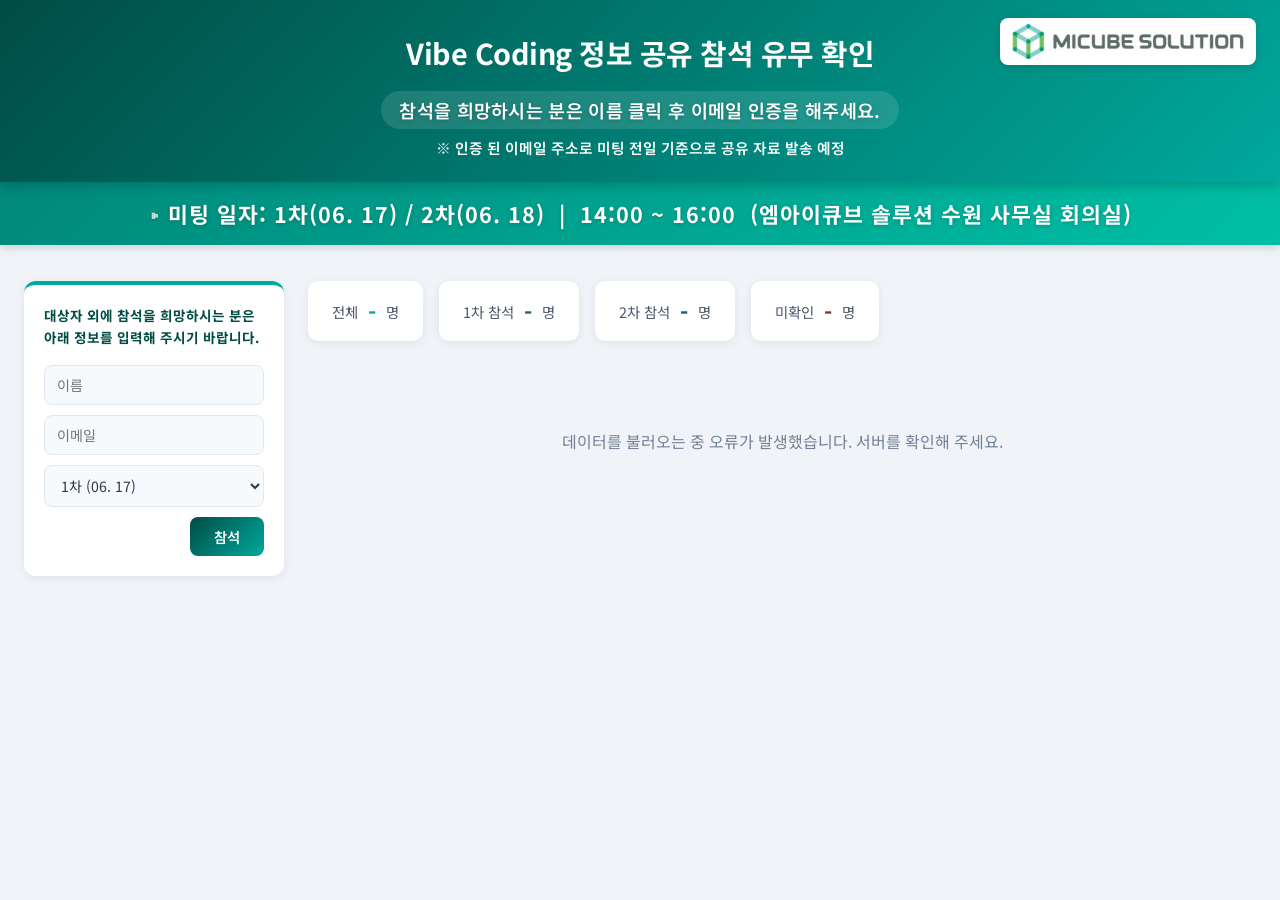
<file: docs/index.html>
<!DOCTYPE html>
<html lang="ko">
<head>
  <meta charset="UTF-8" />
  <meta name="viewport" content="width=device-width, initial-scale=1.0" />
  <title>Vibe Coding 정보 공유 참석 유무 확인</title>
  <link rel="preconnect" href="https://fonts.googleapis.com" />
  <link rel="preconnect" href="https://fonts.gstatic.com" crossorigin />
  <link
    href="https://fonts.googleapis.com/css2?family=Noto+Sans+KR:wght@400;600;700&display=swap"
    rel="stylesheet"
  />
  <link rel="stylesheet" href="css/style.css" />
</head>
<body>

  <!-- ===== TOP ===== -->
  <header id="top-header">
    <div id="header-logo">
      <img src="img/micube.jpg" alt="MICUBE SOLUTION" />
    </div>
    <h1>Vibe Coding 정보 공유 참석 유무 확인</h1>
    <p class="subtitle">참석을 희망하시는 분은 이름 클릭 후 이메일 인증을 해주세요.</p>
    <p class="subtitle-notice">※ 인증 된 이메일 주소로 미팅 전일 기준으로 공유 자료 발송 예정</p>
  </header>

  <!-- ===== SUB TOP ===== -->
  <div id="sub-header">
    <span class="sub-header-text">미팅 일자: 1차(06. 17) / 2차(06. 18) &nbsp;|&nbsp; 14:00 ~ 16:00 &nbsp;(엠아이큐브 솔루션 수원 사무실 회의실)</span>
  </div>

  <!-- ===== PAGE BODY ===== -->
  <div id="page-body">

    <!-- ===== LEFT PANEL ===== -->
    <aside id="left-panel">
      <div class="left-panel-title">대상자 외에 참석을 희망하시는 분은 아래 정보를 입력해 주시기 바랍니다.</div>
      <div class="guest-form">
        <input type="text" id="guest-name" placeholder="이름" autocomplete="off" />
        <input type="text" id="guest-email" placeholder="이메일" autocomplete="off" />
        <select id="guest-session">
          <option value="2026-06-17">1차 (06. 17)</option>
          <option value="2026-06-18">2차 (06. 18)</option>
        </select>
        <button id="btn-guest-add" onclick="addGuestMember()">참석</button>
      </div>
    </aside>

    <!-- ===== MAIN ===== -->
    <main id="main-content">

      <!-- 통계 바 -->
      <div id="stats-bar">
        <div class="stat-card">
          <span>전체</span>
          <span class="stat-value" id="stat-total">-</span>
          <span>명</span>
        </div>
        <div class="stat-card attend">
          <span>1차 참석</span>
          <span class="stat-value" id="stat-attend1">-</span>
          <span>명</span>
        </div>
        <div class="stat-card attend2">
          <span>2차 참석</span>
          <span class="stat-value" id="stat-attend2">-</span>
          <span>명</span>
        </div>
        <div class="stat-card absent">
          <span>미확인</span>
          <span class="stat-value" id="stat-absent">-</span>
          <span>명</span>
        </div>
      </div>

      <!-- 멤버 카드 그리드 -->
      <div id="loading">데이터를 불러오는 중...</div>
      <div id="member-grid"></div>

    </main>

  </div><!-- /#page-body -->

  <!-- ===== POPUP ===== -->
  <div id="popup-overlay">
    <div id="popup-box">
      <div id="popup-header">
        <div class="popup-label">참석 여부 확인</div>
        <div class="popup-name" id="popup-name"></div>
        <div style="font-size:0.8rem; color:#b2f0eb; margin-top:4px;" id="popup-dept"></div>
      </div>
      <div id="popup-body">
        <div class="form-group">
          <label for="input-email">이메일 주소</label>
          <input
            type="text"
            id="input-email"
            placeholder="아이디 입력 후 @ 누르면 자동완성"
            autocomplete="off"
          />
        </div>
        <div class="form-group">
          <label for="select-classyn">참석 유무</label>
          <select id="select-classyn" onchange="toggleSessionSelect(this.value)">
            <option value="Y">Yes — 참석</option>
            <option value="N">No — 불참</option>
          </select>
        </div>
        <div class="form-group" id="group-session">
          <label for="select-session">참석 회차</label>
          <select id="select-session">
            <option value="2026-06-17">1차 (06. 17)</option>
            <option value="2026-06-18">2차 (06. 18)</option>
          </select>
        </div>

      </div>
      <div id="popup-footer">
        <button id="btn-confirm" onclick="confirmAttendance()">확인</button>
        <button id="btn-cancel" onclick="closePopup()">취소</button>
        <button id="btn-delete" onclick="deleteAttendance()" style="display:none">참여 정보 삭제</button>
      </div>
    </div>
  </div>

  <!-- 토스트 메시지 -->
  <div id="toast"></div>

  <script src="js/main.js"></script>
</body>
</html>
</file>
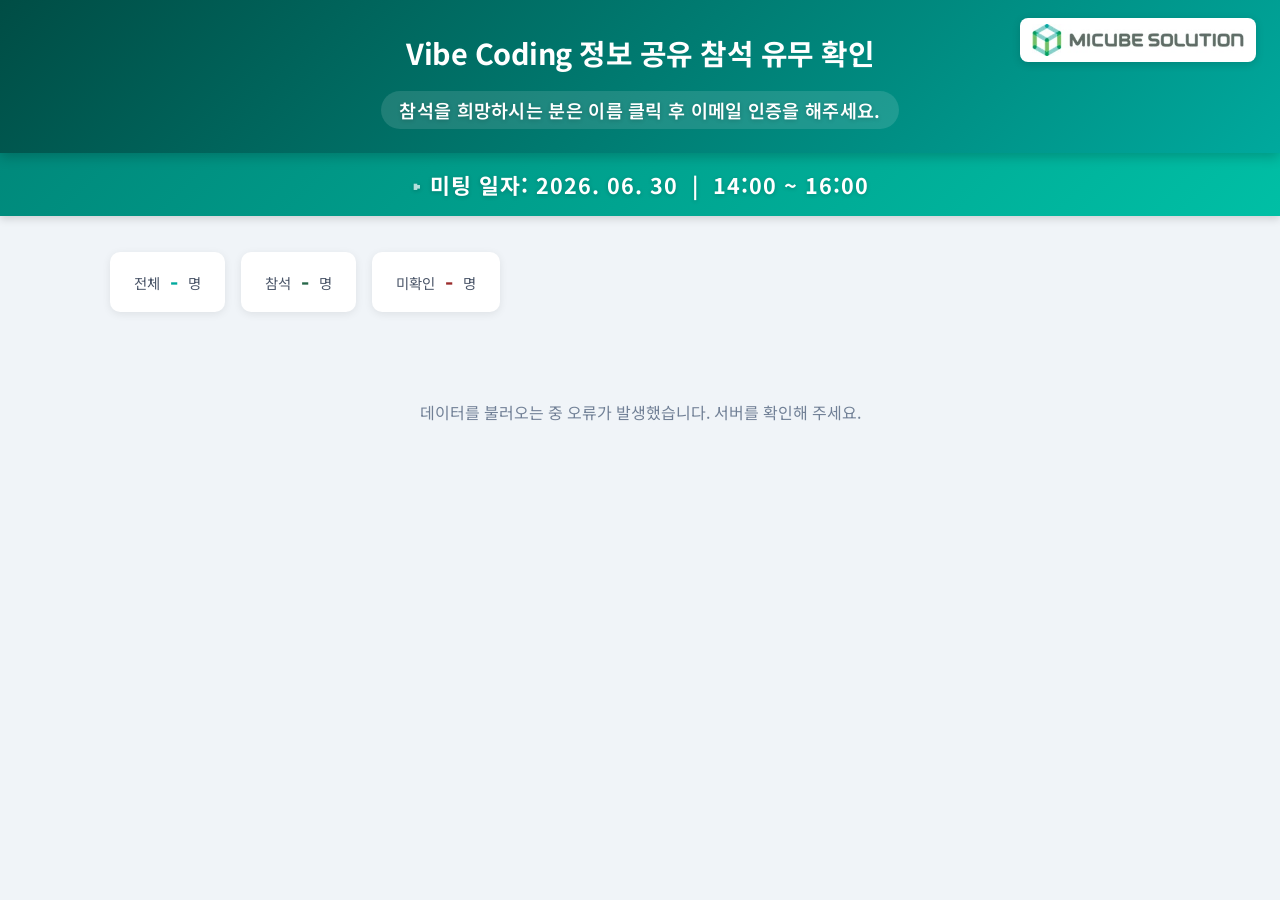
<file: frontend/index.html>
<!DOCTYPE html>
<html lang="ko">
<head>
  <meta charset="UTF-8" />
  <meta name="viewport" content="width=device-width, initial-scale=1.0" />
  <title>Vibe Coding 정보 공유 참석 유무 확인</title>
  <link rel="preconnect" href="https://fonts.googleapis.com" />
  <link rel="preconnect" href="https://fonts.gstatic.com" crossorigin />
  <link
    href="https://fonts.googleapis.com/css2?family=Noto+Sans+KR:wght@400;600;700&display=swap"
    rel="stylesheet"
  />
  <link rel="stylesheet" href="css/style.css" />
</head>
<body>

  <!-- ===== TOP ===== -->
  <header id="top-header">
    <div id="header-logo">
      <img src="../img/micube.jpg" alt="MICUBE SOLUTION" />
    </div>
    <h1>Vibe Coding 정보 공유 참석 유무 확인</h1>
    <p class="subtitle">참석을 희망하시는 분은 이름 클릭 후 이메일 인증을 해주세요.</p>
  </header>

  <!-- ===== SUB TOP ===== -->
  <div id="sub-header">
    <span class="sub-header-text">미팅 일자: 2026. 06. 30 &nbsp;|&nbsp; 14:00 ~ 16:00</span>
  </div>

  <!-- ===== MAIN ===== -->
  <main id="main-content">

    <!-- 통계 바 -->
    <div id="stats-bar">
      <div class="stat-card">
        <span>전체</span>
        <span class="stat-value" id="stat-total">-</span>
        <span>명</span>
      </div>
      <div class="stat-card attend">
        <span>참석</span>
        <span class="stat-value" id="stat-attend">-</span>
        <span>명</span>
      </div>
      <div class="stat-card absent">
        <span>미확인</span>
        <span class="stat-value" id="stat-absent">-</span>
        <span>명</span>
      </div>
    </div>

    <!-- 멤버 카드 그리드 -->
    <div id="loading">데이터를 불러오는 중...</div>
    <div id="member-grid"></div>

  </main>

  <!-- ===== POPUP (별도 popup 폴더의 iframe) ===== -->
  <div id="popup-overlay">
    <div id="popup-box">
      <div id="popup-header">
        <div class="popup-label">참석 여부 확인</div>
        <div class="popup-name" id="popup-name"></div>
        <div style="font-size:0.8rem; color:#b2f0eb; margin-top:4px;" id="popup-dept"></div>
      </div>
      <div id="popup-body">
        <div class="form-group">
          <label for="input-email">이메일 주소</label>
          <input
            type="text"
            id="input-email"
            placeholder="아이디 입력 후 @ 누르면 자동완성"
            autocomplete="off"
          />
        </div>
        <div class="form-group">
          <label for="select-classyn">참석 유무</label>
          <select id="select-classyn">
            <option value="Y">Yes — 참석</option>
            <option value="N">No — 불참</option>
          </select>
        </div>
      </div>
      <div id="popup-footer">
        <button id="btn-confirm" onclick="confirmAttendance()">확인</button>
        <button id="btn-cancel" onclick="closePopup()">취소</button>
      </div>
    </div>
  </div>

  <!-- 토스트 메시지 -->
  <div id="toast"></div>

  <script src="js/main.js"></script>
</body>
</html>
</file>
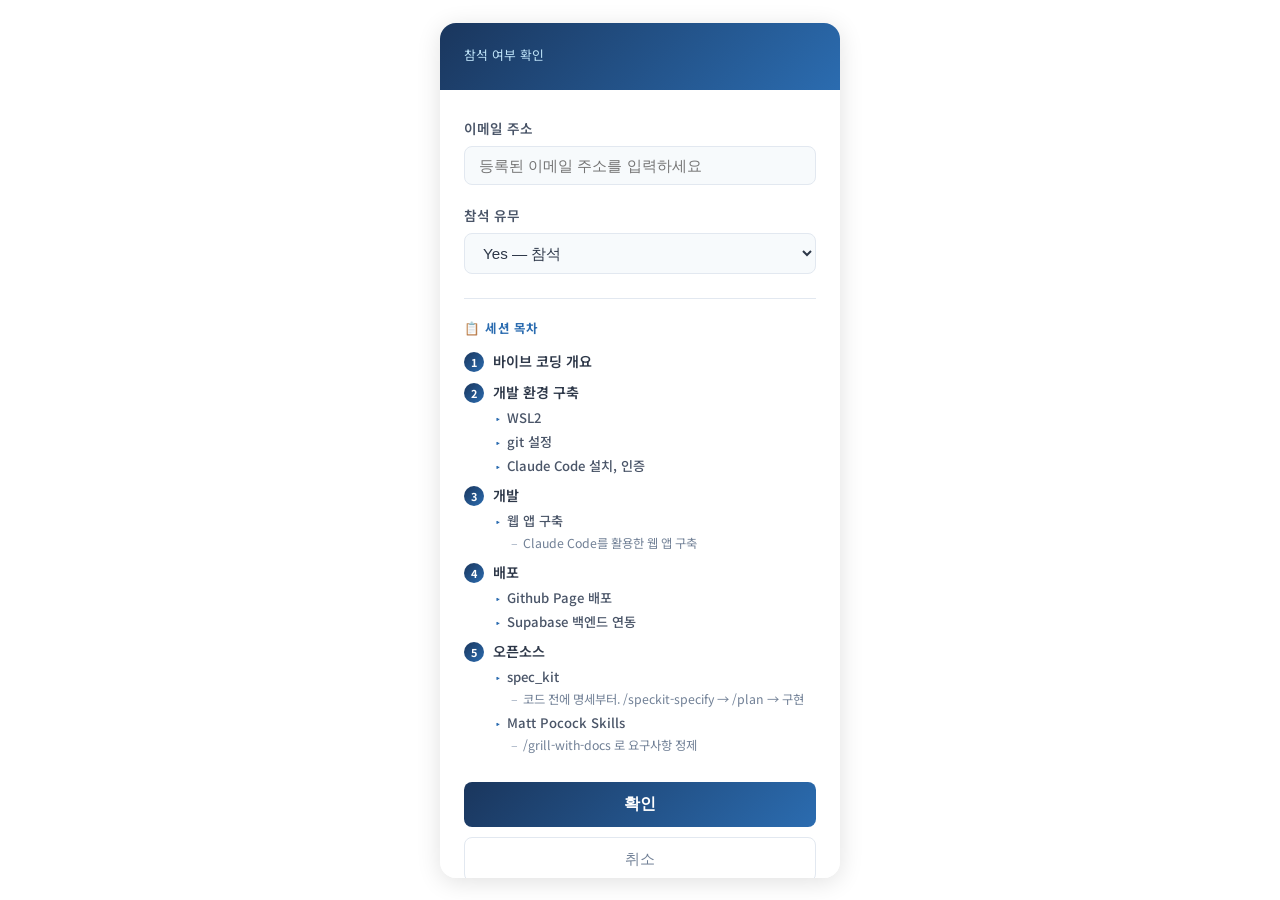
<file: docs/popup/attendance.html>
<!DOCTYPE html>
<html lang="ko">
<head>
  <meta charset="UTF-8" />
  <meta name="viewport" content="width=device-width, initial-scale=1.0" />
  <title>참석 유무 확인 - 팝업</title>
  <link
    href="https://fonts.googleapis.com/css2?family=Noto+Sans+KR:wght@400;600;700&display=swap"
    rel="stylesheet"
  />
  <style>
    /* 팝업 단독 페이지 스타일 (iframe/window.open 으로도 사용 가능) */
    * { box-sizing: border-box; margin: 0; padding: 0; }
    body {
      font-family: "Noto Sans KR", "Malgun Gothic", sans-serif;
      background: #fff;
      display: flex;
      align-items: center;
      justify-content: center;
      min-height: 100vh;
      padding: 20px;
    }
    .popup-card {
      background: #fff;
      border-radius: 16px;
      width: 100%;
      max-width: 400px;
      max-height: 95vh;
      overflow-y: auto;
      box-shadow: 0 4px 24px rgba(0,0,0,0.12);
    }
    .popup-header {
      background: linear-gradient(135deg, #1a365d 0%, #2b6cb0 100%);
      color: #fff;
      padding: 22px 24px;
    }
    .popup-header .label { font-size: 0.8rem; color: #bee3f8; margin-bottom: 4px; }
    .popup-header .name  { font-size: 1.4rem; font-weight: 700; }
    .popup-header .dept  { font-size: 0.8rem; color: #bee3f8; margin-top: 4px; }
    .popup-body { padding: 28px 24px; }
    .form-group { margin-bottom: 20px; }
    .form-group label {
      display: block;
      font-size: 0.85rem;
      font-weight: 600;
      color: #4a5568;
      margin-bottom: 8px;
    }
    .form-group input,
    .form-group select {
      width: 100%;
      padding: 10px 14px;
      border: 1.5px solid #e2e8f0;
      border-radius: 8px;
      font-size: 0.95rem;
      color: #2d3748;
      outline: none;
      background: #f7fafc;
      transition: border-color 0.15s;
    }
    .form-group input:focus,
    .form-group select:focus {
      border-color: #2b6cb0;
      background: #fff;
    }
    .popup-footer {
      padding: 0 24px 24px;
      display: flex;
      flex-direction: column;
      gap: 10px;
    }
    .btn-confirm {
      width: 100%;
      padding: 12px;
      background: linear-gradient(135deg, #1a365d, #2b6cb0);
      color: #fff;
      border: none;
      border-radius: 8px;
      font-size: 1rem;
      font-weight: 600;
      cursor: pointer;
    }
    .btn-confirm:hover { opacity: 0.88; }
    .btn-cancel {
      width: 100%;
      padding: 11px;
      background: #fff;
      color: #718096;
      border: 1.5px solid #e2e8f0;
      border-radius: 8px;
      font-size: 0.95rem;
      cursor: pointer;
    }
    .btn-cancel:hover { background: #f7fafc; }
    .toast {
      display: none;
      margin: 0 24px 16px;
      padding: 12px 16px;
      border-radius: 8px;
      font-size: 0.9rem;
      font-weight: 600;
      text-align: center;
    }
    .toast.success { background: #c6f6d5; color: #276749; }
    .toast.error   { background: #fed7d7; color: #9b2c2c; }

    /* ===== Agenda ===== */
    .agenda-section {
      margin-top: 24px;
      padding-top: 20px;
      border-top: 1.5px solid #e2e8f0;
    }
    .agenda-title {
      font-size: 0.78rem;
      font-weight: 700;
      color: #2b6cb0;
      letter-spacing: 1.2px;
      text-transform: uppercase;
      margin-bottom: 14px;
      display: flex;
      align-items: center;
      gap: 6px;
    }
    .agenda-list {
      list-style: none;
      display: flex;
      flex-direction: column;
      gap: 10px;
    }
    .agenda-item {
      display: flex;
      align-items: flex-start;
      gap: 9px;
      font-size: 0.88rem;
      font-weight: 600;
      color: #2d3748;
    }
    .agenda-num {
      background: linear-gradient(135deg, #1a365d, #2b6cb0);
      color: #fff;
      min-width: 20px;
      height: 20px;
      border-radius: 50%;
      display: flex;
      align-items: center;
      justify-content: center;
      font-size: 0.68rem;
      font-weight: 700;
      flex-shrink: 0;
      margin-top: 1px;
    }
    .agenda-sub {
      list-style: none;
      margin-top: 6px;
      padding-left: 2px;
      display: flex;
      flex-direction: column;
      gap: 5px;
    }
    .agenda-sub > li {
      font-size: 0.82rem;
      color: #4a5568;
      font-weight: 500;
      display: flex;
      align-items: flex-start;
      gap: 6px;
    }
    .agenda-sub > li::before {
      content: "▸";
      color: #2b6cb0;
      font-size: 0.72rem;
      margin-top: 2px;
      flex-shrink: 0;
    }
    .agenda-subsub {
      list-style: none;
      margin-top: 4px;
      padding-left: 4px;
      display: flex;
      flex-direction: column;
      gap: 3px;
    }
    .agenda-subsub li {
      font-size: 0.77rem;
      color: #718096;
      font-weight: 400;
      display: flex;
      align-items: flex-start;
      gap: 5px;
    }
    .agenda-subsub li::before {
      content: "–";
      color: #a0aec0;
      flex-shrink: 0;
    }
  </style>
</head>
<body>
  <div class="popup-card">
    <div class="popup-header">
      <div class="label">참석 여부 확인</div>
      <div class="name" id="popup-name">-</div>
      <div class="dept" id="popup-dept"></div>
    </div>
    <div class="popup-body">
      <div class="form-group">
        <label for="input-email">이메일 주소</label>
        <input
          type="email"
          id="input-email"
          placeholder="등록된 이메일 주소를 입력하세요"
          autocomplete="off"
        />
      </div>
      <div class="form-group">
        <label for="select-classyn">참석 유무</label>
        <select id="select-classyn">
          <option value="Y">Yes — 참석</option>
          <option value="N">No — 불참</option>
        </select>
      </div>

      <div class="agenda-section">
        <div class="agenda-title">📋 세션 목차</div>
        <ul class="agenda-list">
          <li class="agenda-item">
            <span class="agenda-num">1</span>
            <span>바이브 코딩 개요</span>
          </li>
          <li class="agenda-item">
            <span class="agenda-num">2</span>
            <div>
              <span>개발 환경 구축</span>
              <ul class="agenda-sub">
                <li>WSL2</li>
                <li>git 설정</li>
                <li>Claude Code 설치, 인증</li>
              </ul>
            </div>
          </li>
          <li class="agenda-item">
            <span class="agenda-num">3</span>
            <div>
              <span>개발</span>
              <ul class="agenda-sub">
                <li>
                  <div>
                    웹 앱 구축
                    <ul class="agenda-subsub">
                      <li>Claude Code를 활용한 웹 앱 구축</li>
                    </ul>
                  </div>
                </li>
              </ul>
            </div>
          </li>
          <li class="agenda-item">
            <span class="agenda-num">4</span>
            <div>
              <span>배포</span>
              <ul class="agenda-sub">
                <li>Github Page 배포</li>
                <li>Supabase 백엔드 연동</li>
              </ul>
            </div>
          </li>
          <li class="agenda-item">
            <span class="agenda-num">5</span>
            <div>
              <span>오픈소스</span>
              <ul class="agenda-sub">
                <li>
                  <div>
                    spec_kit
                    <ul class="agenda-subsub">
                      <li>코드 전에 명세부터. /speckit-specify → /plan → 구현</li>
                    </ul>
                  </div>
                </li>
                <li>
                  <div>
                    Matt Pocock Skills
                    <ul class="agenda-subsub">
                      <li>/grill-with-docs 로 요구사항 정제</li>
                    </ul>
                  </div>
                </li>
              </ul>
            </div>
          </li>
        </ul>
      </div>
    </div>
    <div class="toast" id="toast"></div>
    <div class="popup-footer">
      <button class="btn-confirm" onclick="confirmAttendance()">확인</button>
      <button class="btn-cancel" onclick="closePopup()">취소</button>
    </div>
  </div>

  <script>
    const SUPABASE_ANON = "eyJhbGciOiJIUzI1NiIsInR5cCI6IkpXVCJ9.eyJpc3MiOiJzdXBhYmFzZSIsInJlZiI6Imt0cWtqdmR6cXhka2ljdm1sem5pIiwicm9sZSI6ImFub24iLCJpYXQiOjE3ODA0MTgyMjEsImV4cCI6MjA5NTk5NDIyMX0.ECPVWXqmP337qmlJg3mHO2ViXrSPi1jvaiN1IZirWYk";
    const EDGE_ATTENDANCE = "https://ktqkjvdzqxdkicvmlzni.supabase.co/functions/v1/attendance";
    const params = new URLSearchParams(window.location.search);
    const memberId   = params.get("id");
    const memberName = params.get("name") || "";
    const memberDept = params.get("dept") || "";
    const memberTitle = params.get("title") || "";

    document.getElementById("popup-name").textContent = memberName;
    document.getElementById("popup-dept").textContent =
      [memberDept, memberTitle].filter(Boolean).join(" · ");

    function showToast(msg, type) {
      const t = document.getElementById("toast");
      t.textContent = msg;
      t.className = "toast " + type;
      t.style.display = "block";
      if (type === "success") setTimeout(closePopup, 1800);
    }

    async function confirmAttendance() {
      const email   = document.getElementById("input-email").value.trim();
      const classyn = document.getElementById("select-classyn").value;
      if (!email) { showToast("이메일 주소를 입력해 주세요.", "error"); return; }

      try {
        const res = await fetch(EDGE_ATTENDANCE, {
          method: "POST",
          headers: {
            "Content-Type": "application/json",
            "Authorization": `Bearer ${SUPABASE_ANON}`,
          },
          body: JSON.stringify({ id: memberId, email, classyn }),
        });
        const data = await res.json();
        if (data.success) {
          showToast(data.message, "success");
          if (window.opener) window.opener.location.reload();
        } else {
          showToast(data.message, "error");
        }
      } catch (e) {
        showToast("서버 연결 오류가 발생했습니다.", "error");
      }
    }

    function closePopup() {
      if (window.opener) window.close();
      else history.back();
    }
  </script>
</body>
</html>
</file>
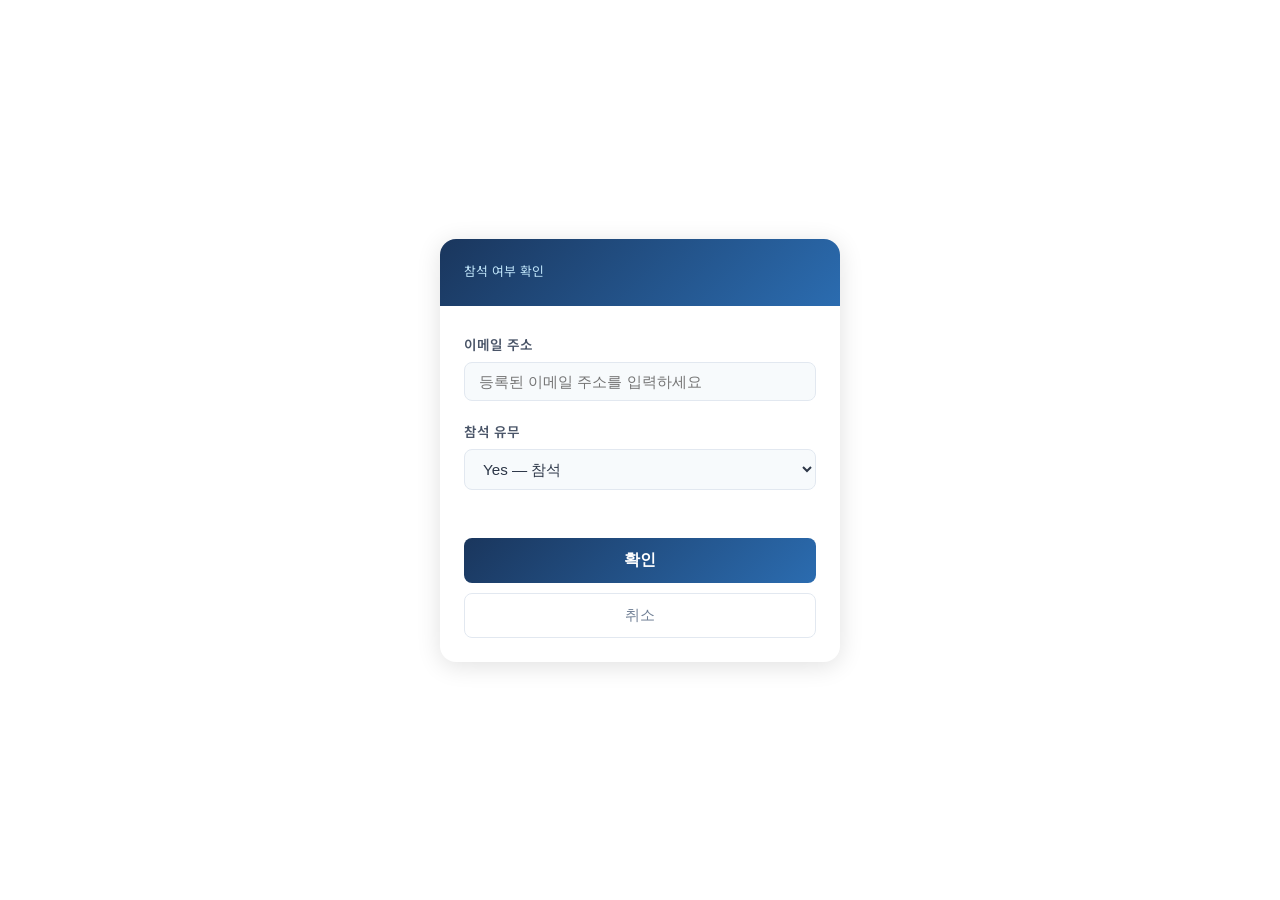
<file: frontend/popup/attendance.html>
<!DOCTYPE html>
<html lang="ko">
<head>
  <meta charset="UTF-8" />
  <meta name="viewport" content="width=device-width, initial-scale=1.0" />
  <title>참석 유무 확인 - 팝업</title>
  <link
    href="https://fonts.googleapis.com/css2?family=Noto+Sans+KR:wght@400;600;700&display=swap"
    rel="stylesheet"
  />
  <style>
    /* 팝업 단독 페이지 스타일 (iframe/window.open 으로도 사용 가능) */
    * { box-sizing: border-box; margin: 0; padding: 0; }
    body {
      font-family: "Noto Sans KR", "Malgun Gothic", sans-serif;
      background: #fff;
      display: flex;
      align-items: center;
      justify-content: center;
      min-height: 100vh;
      padding: 20px;
    }
    .popup-card {
      background: #fff;
      border-radius: 16px;
      width: 100%;
      max-width: 400px;
      box-shadow: 0 4px 24px rgba(0,0,0,0.12);
      overflow: hidden;
    }
    .popup-header {
      background: linear-gradient(135deg, #1a365d 0%, #2b6cb0 100%);
      color: #fff;
      padding: 22px 24px;
    }
    .popup-header .label { font-size: 0.8rem; color: #bee3f8; margin-bottom: 4px; }
    .popup-header .name  { font-size: 1.4rem; font-weight: 700; }
    .popup-header .dept  { font-size: 0.8rem; color: #bee3f8; margin-top: 4px; }
    .popup-body { padding: 28px 24px; }
    .form-group { margin-bottom: 20px; }
    .form-group label {
      display: block;
      font-size: 0.85rem;
      font-weight: 600;
      color: #4a5568;
      margin-bottom: 8px;
    }
    .form-group input,
    .form-group select {
      width: 100%;
      padding: 10px 14px;
      border: 1.5px solid #e2e8f0;
      border-radius: 8px;
      font-size: 0.95rem;
      color: #2d3748;
      outline: none;
      background: #f7fafc;
      transition: border-color 0.15s;
    }
    .form-group input:focus,
    .form-group select:focus {
      border-color: #2b6cb0;
      background: #fff;
    }
    .popup-footer {
      padding: 0 24px 24px;
      display: flex;
      flex-direction: column;
      gap: 10px;
    }
    .btn-confirm {
      width: 100%;
      padding: 12px;
      background: linear-gradient(135deg, #1a365d, #2b6cb0);
      color: #fff;
      border: none;
      border-radius: 8px;
      font-size: 1rem;
      font-weight: 600;
      cursor: pointer;
    }
    .btn-confirm:hover { opacity: 0.88; }
    .btn-cancel {
      width: 100%;
      padding: 11px;
      background: #fff;
      color: #718096;
      border: 1.5px solid #e2e8f0;
      border-radius: 8px;
      font-size: 0.95rem;
      cursor: pointer;
    }
    .btn-cancel:hover { background: #f7fafc; }
    .toast {
      display: none;
      margin: 0 24px 16px;
      padding: 12px 16px;
      border-radius: 8px;
      font-size: 0.9rem;
      font-weight: 600;
      text-align: center;
    }
    .toast.success { background: #c6f6d5; color: #276749; }
    .toast.error   { background: #fed7d7; color: #9b2c2c; }
  </style>
</head>
<body>
  <div class="popup-card">
    <div class="popup-header">
      <div class="label">참석 여부 확인</div>
      <div class="name" id="popup-name">-</div>
      <div class="dept" id="popup-dept"></div>
    </div>
    <div class="popup-body">
      <div class="form-group">
        <label for="input-email">이메일 주소</label>
        <input
          type="email"
          id="input-email"
          placeholder="등록된 이메일 주소를 입력하세요"
          autocomplete="off"
        />
      </div>
      <div class="form-group">
        <label for="select-classyn">참석 유무</label>
        <select id="select-classyn">
          <option value="Y">Yes — 참석</option>
          <option value="N">No — 불참</option>
        </select>
      </div>
    </div>
    <div class="toast" id="toast"></div>
    <div class="popup-footer">
      <button class="btn-confirm" onclick="confirmAttendance()">확인</button>
      <button class="btn-cancel" onclick="closePopup()">취소</button>
    </div>
  </div>

  <script>
    const API_BASE = "http://localhost:5000/api";
    const params = new URLSearchParams(window.location.search);
    const memberId   = params.get("id");
    const memberName = params.get("name") || "";
    const memberDept = params.get("dept") || "";
    const memberTitle = params.get("title") || "";

    document.getElementById("popup-name").textContent = memberName;
    document.getElementById("popup-dept").textContent =
      [memberDept, memberTitle].filter(Boolean).join(" · ");

    function showToast(msg, type) {
      const t = document.getElementById("toast");
      t.textContent = msg;
      t.className = "toast " + type;
      t.style.display = "block";
      if (type === "success") setTimeout(closePopup, 1800);
    }

    async function confirmAttendance() {
      const email   = document.getElementById("input-email").value.trim();
      const classyn = document.getElementById("select-classyn").value;
      if (!email) { showToast("이메일 주소를 입력해 주세요.", "error"); return; }

      try {
        const res = await fetch(`${API_BASE}/attendance`, {
          method: "POST",
          headers: { "Content-Type": "application/json" },
          body: JSON.stringify({ id: memberId, email, classyn }),
        });
        const data = await res.json();
        if (data.success) {
          showToast(data.message, "success");
          if (window.opener) window.opener.location.reload();
        } else {
          showToast(data.message, "error");
        }
      } catch (e) {
        showToast("서버 연결 오류가 발생했습니다.", "error");
      }
    }

    function closePopup() {
      if (window.opener) window.close();
      else history.back();
    }
  </script>
</body>
</html>
</file>
<file: docs/css/style.css>
/* ===== Reset & Base ===== */
* {
  box-sizing: border-box;
  margin: 0;
  padding: 0;
}

body {
  font-family: "Noto Sans KR", "Malgun Gothic", sans-serif;
  background: #f0f4f8;
  color: #2d3748;
  min-height: 100vh;
}

/* ===== TOP Header ===== */
#top-header {
  background: linear-gradient(135deg, #004d45 0%, #00a99d 100%);
  color: #fff;
  text-align: center;
  padding: 32px 20px 24px;
  box-shadow: 0 4px 12px rgba(0, 0, 0, 0.2);
  position: relative;
}

#header-logo {
  position: absolute;
  top: 18px;
  right: 24px;
  background: #fff;
  border-radius: 8px;
  padding: 6px 12px;
  box-shadow: 0 2px 8px rgba(0, 0, 0, 0.15);
}

#header-logo img {
  height: 35px;
  display: block;
}

#top-header h1 {
  font-size: 1.8rem;
  font-weight: 700;
  letter-spacing: -0.5px;
  margin-bottom: 10px;
}

#top-header .subtitle-notice {
  font-size: 0.92rem;
  font-weight: 600;
  color: #fff;
  margin-top: 8px;
}

#top-header .subtitle {
  font-size: 1.15rem;
  color: #fff;
  font-weight: 600;
  letter-spacing: 0.3px;
  margin-top: 8px;
  text-shadow: 0 1px 4px rgba(0, 0, 0, 0.2);
  background: rgba(255, 255, 255, 0.12);
  display: inline-block;
  padding: 6px 18px;
  border-radius: 20px;
}

/* ===== Sub Header ===== */
#sub-header {
  background: linear-gradient(135deg, #00897b 0%, #00bfa5 100%);
  text-align: center;
  padding: 16px 20px;
  box-shadow: 0 3px 8px rgba(0, 0, 0, 0.15);
}

.sub-header-text {
  font-size: 1.35rem;
  font-weight: 700;
  color: #fff;
  letter-spacing: 1px;
  text-shadow: 0 1px 4px rgba(0, 0, 0, 0.2);
}

.sub-header-text::before {
  content: "▸ ";
  color: #b2dfdb;
}

/* ===== Page Body ===== */
#page-body {
  display: flex;
  gap: 24px;
  max-width: 1440px;
  margin: 0 auto;
  padding: 36px 24px;
  align-items: flex-start;
}

/* ===== Left Panel ===== */
#left-panel {
  width: 260px;
  flex-shrink: 0;
  background: #fff;
  border-radius: 12px;
  padding: 20px;
  box-shadow: 0 2px 8px rgba(0, 0, 0, 0.08);
  border-top: 4px solid #00a99d;
  position: sticky;
  top: 20px;
}

.left-panel-title {
  font-size: 0.85rem;
  font-weight: 700;
  color: #004d45;
  line-height: 1.6;
  margin-bottom: 16px;
}

.guest-form {
  display: flex;
  flex-direction: column;
  gap: 10px;
}

.guest-form input,
.guest-form select {
  width: 100%;
  padding: 9px 12px;
  border: 1.5px solid #e2e8f0;
  border-radius: 8px;
  font-size: 0.88rem;
  color: #2d3748;
  outline: none;
  background: #f7fafc;
  font-family: "Noto Sans KR", "Malgun Gothic", sans-serif;
  transition: border-color 0.15s;
  box-sizing: border-box;
}

.guest-form select {
  cursor: pointer;
  appearance: auto;
}

.guest-form input:focus,
.guest-form select:focus {
  border-color: #00a99d;
  background: #fff;
}

.guest-form select option:disabled {
  color: #a0aec0;
}

#btn-guest-add {
  align-self: flex-end;
  padding: 9px 24px;
  background: linear-gradient(135deg, #004d45, #00a99d);
  color: #fff;
  border: none;
  border-radius: 8px;
  font-size: 0.9rem;
  font-weight: 600;
  cursor: pointer;
  transition: opacity 0.15s;
  font-family: "Noto Sans KR", "Malgun Gothic", sans-serif;
}

#btn-guest-add:hover { opacity: 0.88; }

/* ===== Main Content ===== */
#main-content {
  flex: 1;
  min-width: 0;
}

/* ===== Stats Bar ===== */
#stats-bar {
  display: flex;
  gap: 16px;
  margin-bottom: 28px;
  flex-wrap: wrap;
}

.stat-card {
  background: #fff;
  border-radius: 10px;
  padding: 14px 24px;
  box-shadow: 0 2px 8px rgba(0, 0, 0, 0.08);
  font-size: 0.9rem;
  color: #4a5568;
  display: flex;
  align-items: center;
  gap: 10px;
}

.stat-card .stat-value {
  font-size: 1.4rem;
  font-weight: 700;
  color: #00a99d;
}

.stat-card.attend .stat-value  { color: #276749; }
.stat-card.attend2 .stat-value { color: #00697a; }
.stat-card.absent .stat-value  { color: #9b2c2c; }

/* ===== Member Grid ===== */
#member-grid {
  display: flex;
  flex-direction: column;
  gap: 28px;
}

/* ===== Dept Section ===== */
.dept-section {
  display: flex;
  flex-direction: column;
  gap: 14px;
}

.dept-header {
  display: inline-block;
  background: linear-gradient(135deg, #004d45 0%, #00a99d 100%);
  color: #fff;
  font-size: 1rem;
  font-weight: 700;
  padding: 8px 20px;
  border-radius: 6px;
  letter-spacing: 0.5px;
}

.dept-cards {
  display: grid;
  grid-template-columns: repeat(auto-fill, minmax(180px, 1fr));
  gap: 16px;
}

.member-card {
  background: #fff;
  border-radius: 12px;
  padding: 20px 18px;
  box-shadow: 0 2px 8px rgba(0, 0, 0, 0.08);
  cursor: pointer;
  transition: transform 0.15s, box-shadow 0.15s;
  border-left: 4px solid #90cdf4;
  position: relative;
}

.member-card:hover {
  transform: translateY(-3px);
  box-shadow: 0 6px 18px rgba(0, 0, 0, 0.13);
  border-left-color: #00a99d;
}

.member-card.attend {
  border-left-color: #48bb78;
}

.member-card.absent {
  border-left-color: #fc8181;
}

.member-card .card-seqno {
  font-size: 0.72rem;
  color: #a0aec0;
  margin-bottom: 4px;
  font-weight: 600;
  letter-spacing: 0.5px;
}

.member-card .card-name {
  font-size: 1.1rem;
  font-weight: 700;
  color: #004d45;
  margin-bottom: 6px;
}

.member-card .card-title {
  font-size: 0.8rem;
  color: #718096;
}

.crown-icon {
  display: inline-flex;
  align-items: center;
  margin-left: 5px;
  vertical-align: middle;
  position: relative;
  top: -2px;
  filter: drop-shadow(0 1px 2px rgba(184,134,11,0.5));
}

.member-card .card-meetingdate {
  font-size: 0.82rem;
  font-weight: 700;
  white-space: nowrap;
}

.member-card .card-meetingdate.date-1 {
  color: #2b6cb0;
}

.member-card .card-meetingdate.date-2 {
  color: #c05621;
}

.member-card .card-badge {
  position: absolute;
  top: 14px;
  right: 14px;
  font-size: 0.72rem;
  font-weight: 600;
  padding: 3px 8px;
  border-radius: 20px;
}

/* ===== Guest (기타) Card ===== */
.member-card.guest {
  cursor: default;
}

.member-card.guest:hover {
  transform: none;
  box-shadow: 0 2px 8px rgba(0, 0, 0, 0.08);
  border-left-color: #48bb78;
}

.card-delete-btn {
  display: flex;
  align-items: center;
  justify-content: center;
  gap: 4px;
  margin-top: 10px;
  padding: 5px 0;
  width: 100%;
  background: none;
  border: 1px solid #fed7d7;
  border-radius: 6px;
  color: #e53e3e;
  font-size: 0.75rem;
  font-weight: 600;
  cursor: pointer;
  transition: background 0.15s;
  font-family: "Noto Sans KR", "Malgun Gothic", sans-serif;
}

.card-delete-btn:hover {
  background: #fff5f5;
}

.badge-y {
  background: #c6f6d5;
  color: #276749;
}

.badge-n {
  background: #fed7d7;
  color: #9b2c2c;
}

.badge-pending {
  background: #e2e8f0;
  color: #718096;
}

/* ===== Loading / Error ===== */
#loading {
  text-align: center;
  padding: 60px;
  color: #718096;
  font-size: 1rem;
}

/* ===== Popup Overlay ===== */
#popup-overlay {
  display: none;
  position: fixed;
  inset: 0;
  background: rgba(0, 0, 0, 0.5);
  z-index: 1000;
  align-items: center;
  justify-content: center;
}

#popup-overlay.active {
  display: flex;
}

/* ===== Popup Box ===== */
#popup-box {
  background: #fff;
  border-radius: 16px;
  width: 100%;
  max-width: 420px;
  margin: 20px;
  box-shadow: 0 20px 60px rgba(0, 0, 0, 0.25);
  overflow: hidden;
  animation: popIn 0.2s ease-out;
}

@keyframes popIn {
  from { opacity: 0; transform: scale(0.92); }
  to   { opacity: 1; transform: scale(1); }
}

#popup-header {
  background: linear-gradient(135deg, #004d45 0%, #00a99d 100%);
  color: #fff;
  padding: 22px 24px;
}

#popup-header .popup-label {
  font-size: 0.8rem;
  color: #b2f0eb;
  margin-bottom: 4px;
}

#popup-header .popup-name {
  font-size: 1.4rem;
  font-weight: 700;
}

#popup-body {
  padding: 28px 24px;
}

.form-group {
  margin-bottom: 20px;
}

.form-group label {
  display: block;
  font-size: 0.85rem;
  font-weight: 600;
  color: #4a5568;
  margin-bottom: 8px;
}

.form-group input,
.form-group select {
  width: 100%;
  padding: 10px 14px;
  border: 1.5px solid #e2e8f0;
  border-radius: 8px;
  font-size: 0.95rem;
  color: #2d3748;
  outline: none;
  transition: border-color 0.15s;
  background: #f7fafc;
}

.form-group input:focus,
.form-group select:focus {
  border-color: #00a99d;
  background: #fff;
}

#popup-footer {
  padding: 0 24px 24px;
  display: flex;
  flex-direction: column;
  gap: 10px;
}

#btn-confirm {
  width: 100%;
  padding: 12px;
  background: linear-gradient(135deg, #004d45, #00a99d);
  color: #fff;
  border: none;
  border-radius: 8px;
  font-size: 1rem;
  font-weight: 600;
  cursor: pointer;
  transition: opacity 0.15s;
}

#btn-confirm:hover { opacity: 0.88; }

#btn-cancel {
  width: 100%;
  padding: 11px;
  background: #fff;
  color: #718096;
  border: 1.5px solid #e2e8f0;
  border-radius: 8px;
  font-size: 0.95rem;
  cursor: pointer;
  transition: background 0.15s;
}

#btn-cancel:hover { background: #f7fafc; }

#btn-delete {
  width: 100%;
  padding: 10px;
  background: #fff;
  color: #c53030;
  border: 1.5px solid #fed7d7;
  border-radius: 8px;
  font-size: 0.88rem;
  cursor: pointer;
  transition: background 0.15s, border-color 0.15s;
}

#btn-delete:hover { background: #fff5f5; border-color: #fc8181; }

/* ===== Toast Message ===== */
#toast {
  display: none;
  position: fixed;
  bottom: 32px;
  left: 50%;
  transform: translateX(-50%);
  padding: 14px 28px;
  border-radius: 10px;
  font-size: 0.95rem;
  font-weight: 600;
  z-index: 2000;
  box-shadow: 0 6px 20px rgba(0, 0, 0, 0.2);
  animation: fadeUp 0.25s ease-out;
}

@keyframes fadeUp {
  from { opacity: 0; transform: translateX(-50%) translateY(12px); }
  to   { opacity: 1; transform: translateX(-50%) translateY(0); }
}

#toast.success {
  background: #276749;
  color: #fff;
}

#toast.error {
  background: #9b2c2c;
  color: #fff;
}

#toast.warn {
  background: #7b5400;
  color: #fff;
}

/* ===== Responsive ===== */
@media (max-width: 860px) {
  #page-body {
    flex-direction: column;
    padding: 20px 16px;
  }
  #left-panel {
    width: 100%;
    position: static;
  }
}

@media (max-width: 600px) {
  #top-header h1 { font-size: 1.3rem; }
  .dept-cards { grid-template-columns: repeat(auto-fill, minmax(150px, 1fr)); }
}
</file>
<file: frontend/css/style.css>
/* ===== Reset & Base ===== */
* {
  box-sizing: border-box;
  margin: 0;
  padding: 0;
}

body {
  font-family: "Noto Sans KR", "Malgun Gothic", sans-serif;
  background: #f0f4f8;
  color: #2d3748;
  min-height: 100vh;
}

/* ===== TOP Header ===== */
#top-header {
  background: linear-gradient(135deg, #004d45 0%, #00a99d 100%);
  color: #fff;
  text-align: center;
  padding: 32px 20px 24px;
  box-shadow: 0 4px 12px rgba(0, 0, 0, 0.2);
  position: relative;
}

#header-logo {
  position: absolute;
  top: 18px;
  right: 24px;
  background: #fff;
  border-radius: 8px;
  padding: 6px 12px;
  box-shadow: 0 2px 8px rgba(0, 0, 0, 0.15);
}

#header-logo img {
  height: 32px;
  display: block;
}

#top-header h1 {
  font-size: 1.8rem;
  font-weight: 700;
  letter-spacing: -0.5px;
  margin-bottom: 10px;
}

#top-header .subtitle {
  font-size: 1.15rem;
  color: #fff;
  font-weight: 600;
  letter-spacing: 0.3px;
  margin-top: 8px;
  text-shadow: 0 1px 4px rgba(0, 0, 0, 0.2);
  background: rgba(255, 255, 255, 0.12);
  display: inline-block;
  padding: 6px 18px;
  border-radius: 20px;
}

/* ===== Sub Header ===== */
#sub-header {
  background: linear-gradient(135deg, #00897b 0%, #00bfa5 100%);
  text-align: center;
  padding: 16px 20px;
  box-shadow: 0 3px 8px rgba(0, 0, 0, 0.15);
}

.sub-header-text {
  font-size: 1.35rem;
  font-weight: 700;
  color: #fff;
  letter-spacing: 1px;
  text-shadow: 0 1px 4px rgba(0, 0, 0, 0.2);
}

.sub-header-text::before {
  content: "▸ ";
  color: #b2dfdb;
}

/* ===== Main Content ===== */
#main-content {
  max-width: 1100px;
  margin: 36px auto;
  padding: 0 20px;
}

/* ===== Stats Bar ===== */
#stats-bar {
  display: flex;
  gap: 16px;
  margin-bottom: 28px;
  flex-wrap: wrap;
}

.stat-card {
  background: #fff;
  border-radius: 10px;
  padding: 14px 24px;
  box-shadow: 0 2px 8px rgba(0, 0, 0, 0.08);
  font-size: 0.9rem;
  color: #4a5568;
  display: flex;
  align-items: center;
  gap: 10px;
}

.stat-card .stat-value {
  font-size: 1.4rem;
  font-weight: 700;
  color: #00a99d;
}

.stat-card.attend .stat-value { color: #276749; }
.stat-card.absent .stat-value  { color: #9b2c2c; }

/* ===== Member Grid ===== */
#member-grid {
  display: flex;
  flex-direction: column;
  gap: 28px;
}

/* ===== Dept Section ===== */
.dept-section {
  display: flex;
  flex-direction: column;
  gap: 14px;
}

.dept-header {
  display: inline-block;
  background: linear-gradient(135deg, #004d45 0%, #00a99d 100%);
  color: #fff;
  font-size: 1rem;
  font-weight: 700;
  padding: 8px 20px;
  border-radius: 6px;
  letter-spacing: 0.5px;
}

.dept-cards {
  display: grid;
  grid-template-columns: repeat(auto-fill, minmax(180px, 1fr));
  gap: 16px;
}

.member-card {
  background: #fff;
  border-radius: 12px;
  padding: 20px 18px;
  box-shadow: 0 2px 8px rgba(0, 0, 0, 0.08);
  cursor: pointer;
  transition: transform 0.15s, box-shadow 0.15s;
  border-left: 4px solid #90cdf4;
  position: relative;
}

.member-card:hover {
  transform: translateY(-3px);
  box-shadow: 0 6px 18px rgba(0, 0, 0, 0.13);
  border-left-color: #00a99d;
}

.member-card.attend {
  border-left-color: #48bb78;
}

.member-card.absent {
  border-left-color: #fc8181;
}

.member-card .card-seqno {
  font-size: 0.72rem;
  color: #a0aec0;
  margin-bottom: 4px;
  font-weight: 600;
  letter-spacing: 0.5px;
}

.member-card .card-name {
  font-size: 1.1rem;
  font-weight: 700;
  color: #004d45;
  margin-bottom: 6px;
}

.member-card .card-title {
  font-size: 0.8rem;
  color: #718096;
}

.member-card .card-badge {
  position: absolute;
  top: 14px;
  right: 14px;
  font-size: 0.72rem;
  font-weight: 600;
  padding: 3px 8px;
  border-radius: 20px;
}

.badge-y {
  background: #c6f6d5;
  color: #276749;
}

.badge-n {
  background: #fed7d7;
  color: #9b2c2c;
}

.badge-pending {
  background: #e2e8f0;
  color: #718096;
}

/* ===== Loading / Error ===== */
#loading {
  text-align: center;
  padding: 60px;
  color: #718096;
  font-size: 1rem;
}

/* ===== Popup Overlay ===== */
#popup-overlay {
  display: none;
  position: fixed;
  inset: 0;
  background: rgba(0, 0, 0, 0.5);
  z-index: 1000;
  align-items: center;
  justify-content: center;
}

#popup-overlay.active {
  display: flex;
}

/* ===== Popup Box ===== */
#popup-box {
  background: #fff;
  border-radius: 16px;
  width: 100%;
  max-width: 420px;
  margin: 20px;
  box-shadow: 0 20px 60px rgba(0, 0, 0, 0.25);
  overflow: hidden;
  animation: popIn 0.2s ease-out;
}

@keyframes popIn {
  from { opacity: 0; transform: scale(0.92); }
  to   { opacity: 1; transform: scale(1); }
}

#popup-header {
  background: linear-gradient(135deg, #004d45 0%, #00a99d 100%);
  color: #fff;
  padding: 22px 24px;
}

#popup-header .popup-label {
  font-size: 0.8rem;
  color: #b2f0eb;
  margin-bottom: 4px;
}

#popup-header .popup-name {
  font-size: 1.4rem;
  font-weight: 700;
}

#popup-body {
  padding: 28px 24px;
}

.form-group {
  margin-bottom: 20px;
}

.form-group label {
  display: block;
  font-size: 0.85rem;
  font-weight: 600;
  color: #4a5568;
  margin-bottom: 8px;
}

.form-group input,
.form-group select {
  width: 100%;
  padding: 10px 14px;
  border: 1.5px solid #e2e8f0;
  border-radius: 8px;
  font-size: 0.95rem;
  color: #2d3748;
  outline: none;
  transition: border-color 0.15s;
  background: #f7fafc;
}

.form-group input:focus,
.form-group select:focus {
  border-color: #00a99d;
  background: #fff;
}

#popup-footer {
  padding: 0 24px 24px;
  display: flex;
  flex-direction: column;
  gap: 10px;
}

#btn-confirm {
  width: 100%;
  padding: 12px;
  background: linear-gradient(135deg, #004d45, #00a99d);
  color: #fff;
  border: none;
  border-radius: 8px;
  font-size: 1rem;
  font-weight: 600;
  cursor: pointer;
  transition: opacity 0.15s;
}

#btn-confirm:hover { opacity: 0.88; }

#btn-cancel {
  width: 100%;
  padding: 11px;
  background: #fff;
  color: #718096;
  border: 1.5px solid #e2e8f0;
  border-radius: 8px;
  font-size: 0.95rem;
  cursor: pointer;
  transition: background 0.15s;
}

#btn-cancel:hover { background: #f7fafc; }

/* ===== Toast Message ===== */
#toast {
  display: none;
  position: fixed;
  bottom: 32px;
  left: 50%;
  transform: translateX(-50%);
  padding: 14px 28px;
  border-radius: 10px;
  font-size: 0.95rem;
  font-weight: 600;
  z-index: 2000;
  box-shadow: 0 6px 20px rgba(0, 0, 0, 0.2);
  animation: fadeUp 0.25s ease-out;
}

@keyframes fadeUp {
  from { opacity: 0; transform: translateX(-50%) translateY(12px); }
  to   { opacity: 1; transform: translateX(-50%) translateY(0); }
}

#toast.success {
  background: #276749;
  color: #fff;
}

#toast.error {
  background: #9b2c2c;
  color: #fff;
}

/* ===== Responsive ===== */
@media (max-width: 600px) {
  #top-header h1 { font-size: 1.3rem; }
  #member-grid { grid-template-columns: repeat(auto-fill, minmax(150px, 1fr)); }
}
</file>
